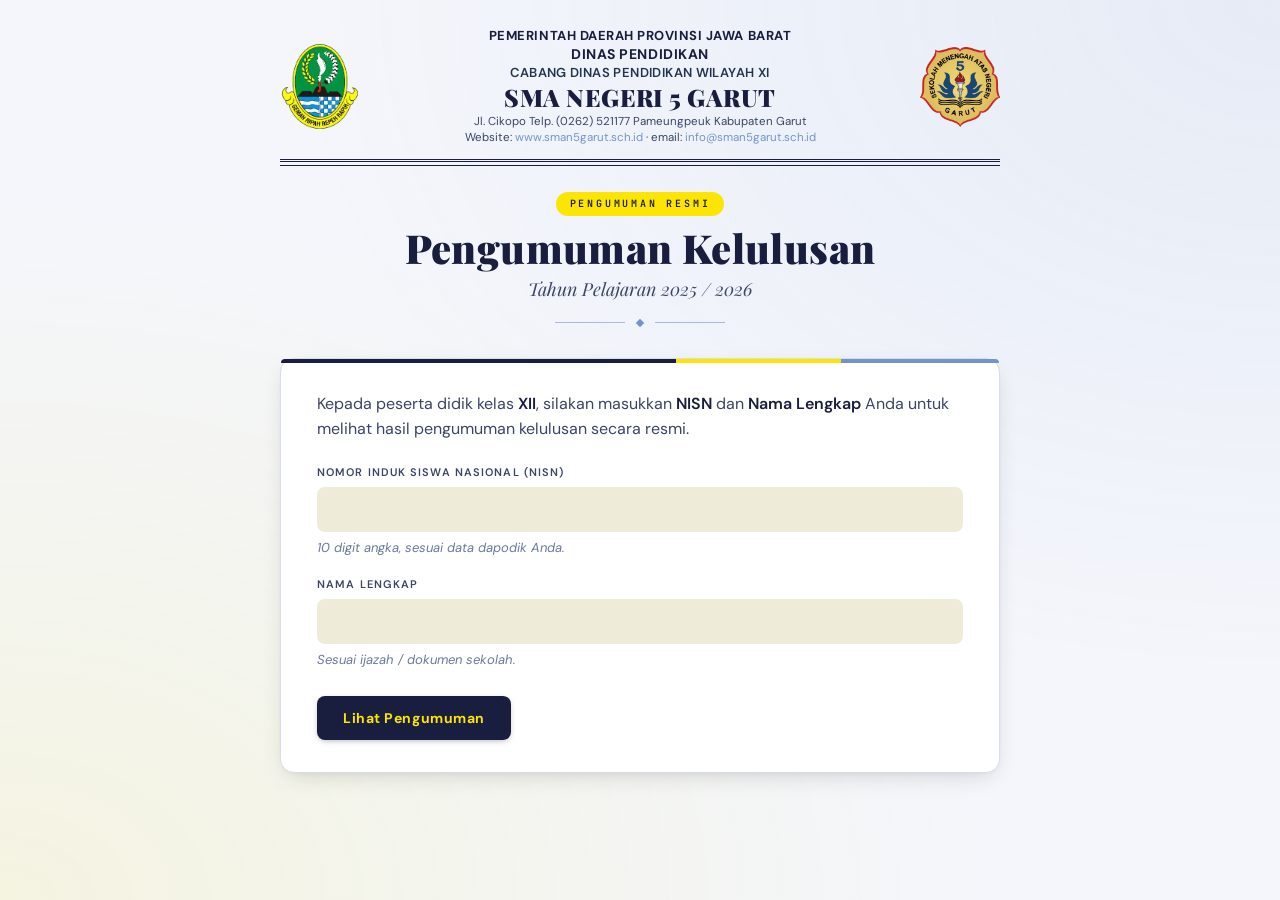
<file: index.html>
<!doctype html>
<html lang="id">
<head>
<meta charset="utf-8">
<meta name="viewport" content="width=device-width, initial-scale=1">
<title>Pengumuman Kelulusan — SMAN 5 Garut</title>
<meta name="description" content="Pengumuman Kelulusan Tahun Pelajaran 2025/2026 — SMA Negeri 5 Garut">
<link rel="preconnect" href="https://fonts.googleapis.com">
<link rel="preconnect" href="https://fonts.gstatic.com" crossorigin>
<link href="https://fonts.googleapis.com/css2?family=DM+Sans:ital,opsz,wght@0,9..40,400;0,9..40,500;0,9..40,600;0,9..40,700;1,9..40,400;1,9..40,500&family=Playfair+Display:ital,wght@0,500;0,700;0,900;1,500&family=JetBrains+Mono:wght@400;500;600&display=swap" rel="stylesheet">
<style>
  /* ── Palette: Navy + Yellow + Steel Blue (Kartu Materi scheme) ── */
  :root {
    --navy-deep:    #1A1E3E;   /* Header, footer, dark accents */
    --navy-mid:     #23344D;   /* Secondary header / sub-band */
    --navy-dark:    #1C2740;   /* Footer bar, dark accents */
    --yellow:       #FCE502;   /* Logo accent, highlight */
    --yellow-bright:#FFE500;   /* Logo badge, emphasis */
    --yellow-soft:  #FCE6B9;   /* Sub-heading tint bg */
    --steel:        #7394CA;   /* Column header accent */
    --steel-light:  #94BAE4;   /* Table header tint */
    --warm-off:     #EEEBD9;   /* Section header bg */

    --bg:           #F4F6FB;   /* Page background */
    --bg-card:      #FFFFFF;
    --bg-soft:      #EEEBD9;
    --bg-active:    #E8EDF7;
    --text:         #1A1E3E;   /* navy deep, used as primary text */
    --text-2:       #3B4566;
    --text-3:       #6B7A99;
    --border:       #D7DCEA;
    --border-strong:#94BAE4;

    --accent:       #1A1E3E;   /* primary action = navy */
    --accent-dark:  #11142C;
    --accent-soft:  #E8EDF7;
    --gold:         #FCE502;
    --gold-soft:    #FCE6B9;
    --gold-deep:    #8A7A0A;

    --pass:         #1A1E3E;   /* lulus uses navy for ceremonial weight */
    --pass-soft:    #E8EDF7;
    --hold:         #8A4A14;
    --hold-soft:    #F8E8D4;

    --radius:       14px;
    --radius-sm:    8px;
    --shadow:       0 1px 3px rgba(28,20,16,0.06), 0 1px 2px rgba(28,20,16,0.04);
    --shadow-lg:    0 8px 24px -8px rgba(28,20,16,0.18), 0 2px 6px -2px rgba(28,20,16,0.06);

    --font:         'DM Sans', system-ui, -apple-system, sans-serif;
    --font-display: 'Playfair Display', Georgia, serif;
    --font-mono:    'JetBrains Mono', ui-monospace, monospace;
  }

  * { box-sizing: border-box; }
  html, body { margin: 0; padding: 0; }
  body {
    font-family: var(--font);
    background: var(--bg);
    color: var(--text);
    min-height: 100dvh;
    line-height: 1.55;
    -webkit-font-smoothing: antialiased;
    text-rendering: optimizeLegibility;
  }
  body::before {
    content: '';
    position: fixed; inset: 0;
    pointer-events: none; z-index: 0;
    background-image:
      radial-gradient(ellipse at top right, rgba(115,148,202,0.10), transparent 55%),
      radial-gradient(ellipse at bottom left, rgba(252,229,2,0.10), transparent 55%);
  }
  .wrap {
    max-width: 760px;
    margin: 0 auto;
    padding: 28px 20px 80px;
    position: relative;
    z-index: 1;
  }
  .wrap.admin-wrap { max-width: 1100px; }

  /* ── LETTERHEAD ── */
  .kop {
    display: grid;
    grid-template-columns: 80px 1fr 80px;
    gap: 16px;
    align-items: center;
    padding-bottom: 14px;
    margin-bottom: 26px;
    border-bottom: 3px double var(--navy-deep);
    position: relative;
  }
  .kop::after {
    content: '';
    position: absolute;
    left: 0; right: 0; bottom: -7px;
    height: 1px; background: var(--navy-deep);
  }
  .kop img { width: 100%; height: auto; display: block; }
  .kop-text { text-align: center; }
  .kop-text .pem {
    font-family: var(--font);
    font-size: 13px; font-weight: 700;
    letter-spacing: 0.04em; text-transform: uppercase;
    color: var(--navy-deep); margin: 0 0 2px; line-height: 1.25;
  }
  .kop-text .dinas {
    font-family: var(--font); font-size: 14px; font-weight: 700;
    letter-spacing: 0.04em; text-transform: uppercase;
    color: var(--navy-deep); margin: 0 0 1px; line-height: 1.25;
  }
  .kop-text .cabang {
    font-family: var(--font); font-size: 13px; font-weight: 600;
    letter-spacing: 0.03em; text-transform: uppercase;
    color: var(--navy-mid); margin: 0 0 2px; line-height: 1.25;
  }
  .kop-text .sman {
    font-family: var(--font-display); font-size: 24px; font-weight: 900;
    letter-spacing: 0.02em; text-transform: uppercase;
    color: var(--navy-deep); margin: 4px 0 4px; line-height: 1.05;
  }
  .kop-text .alamat {
    font-size: 11.5px; color: var(--text-2);
    margin: 0; line-height: 1.35;
  }
  .kop-text .alamat a {
    color: var(--steel); text-decoration: none;
  }
  .kop-text .alamat a:hover { text-decoration: underline; }

  /* ── TITLE BLOCK ── */
  .title-block { text-align: center; margin: 28px 0 32px; }
  .title-block .label {
    display: inline-block;
    font-family: var(--font-mono);
    font-size: 10px; letter-spacing: 0.28em;
    color: var(--navy-deep); text-transform: uppercase;
    margin-bottom: 10px;
    background: var(--yellow);
    padding: 4px 14px;
    border-radius: 100px;
    font-weight: 600;
  }
  .title-block h1 {
    font-family: var(--font-display);
    font-weight: 900; font-size: clamp(28px, 5vw, 40px);
    margin: 0 0 4px; letter-spacing: 0.01em; line-height: 1.1;
    color: var(--text);
  }
  .title-block h1 em { font-style: italic; font-weight: 500; color: var(--navy-mid); }
  .title-block .year {
    font-family: var(--font-display); font-style: italic;
    font-size: 18px; color: var(--text-2); margin-top: 6px;
  }
  .ornament {
    display: flex; align-items: center; justify-content: center;
    gap: 12px; margin: 16px 0 0; color: var(--steel);
  }
  .ornament .line { flex: 0 1 70px; height: 1px; background: currentColor; opacity: 0.6; }
  .ornament .dot { width: 6px; height: 6px; background: currentColor; transform: rotate(45deg); }

  /* ── CARD ── */
  .card {
    background: var(--bg-card);
    border: 1px solid var(--border);
    border-radius: var(--radius);
    box-shadow: var(--shadow-lg);
    padding: 32px 36px;
    position: relative;
  }
  .card::before {
    content: '';
    position: absolute;
    top: 0; left: 0; right: 0;
    height: 4px;
    background: linear-gradient(90deg, var(--navy-deep) 0%, var(--navy-deep) 55%, var(--yellow) 55%, var(--yellow) 78%, var(--steel) 78%, var(--steel) 100%);
    border-radius: var(--radius) var(--radius) 0 0;
  }
  .intro { font-size: 16px; line-height: 1.6; margin: 0 0 22px; color: var(--text-2); }
  .intro strong { color: var(--text); font-weight: 600; }

  form { margin: 0; }
  .field { margin-bottom: 18px; }
  .field label {
    display: block;
    font-family: var(--font);
    font-size: 11px; font-weight: 600;
    letter-spacing: 0.1em; text-transform: uppercase;
    color: var(--text-2); margin-bottom: 6px;
  }
  .field input {
    width: 100%; background: var(--bg-soft);
    border: 1.5px solid transparent;
    border-radius: var(--radius-sm);
    padding: 11px 14px;
    font-family: var(--font);
    font-size: 16px; color: var(--text); outline: none;
    transition: all 0.18s ease;
  }
  .field input:focus {
    border-color: var(--steel);
    background: var(--bg-card);
    box-shadow: 0 0 0 3px var(--accent-soft);
  }
  .field .hint { font-size: 13px; color: var(--text-3); font-style: italic; margin-top: 6px; }

  .actions { display: flex; align-items: center; gap: 14px; margin-top: 26px; flex-wrap: wrap; }
  button.primary {
    font-family: var(--font);
    font-weight: 700; font-size: 14px;
    letter-spacing: 0.04em;
    background: var(--navy-deep); color: var(--yellow);
    border: none; padding: 13px 26px;
    border-radius: var(--radius-sm);
    cursor: pointer;
    transition: all 0.18s ease;
    box-shadow: 0 2px 6px -2px rgba(26,30,62,0.4);
  }
  button.primary:hover {
    background: var(--navy-mid);
    transform: translateY(-1px);
    box-shadow: 0 6px 14px -4px rgba(26,30,62,0.5);
  }
  button.primary:active { transform: translateY(0); }
  button.primary:disabled { opacity: 0.6; cursor: not-allowed; transform: none; box-shadow: none; }

  .err {
    color: #B12020; font-size: 14px;
    min-height: 22px;
    background: #FBE5E5;
    padding: 8px 12px;
    border-radius: var(--radius-sm);
    display: none;
  }
  .err.show { display: block; }

  /* ── VIEWS ── */
  .login-view.hide, .result.hide, .admin-view.hide { display: none !important; }
  .result, .admin-view { display: none; }
  .result.show, .admin-view.show { display: block; }

  /* ── STUDENT RESULT ── */
  .letter-head {
    display: flex; justify-content: space-between; align-items: flex-start;
    font-size: 13px; color: var(--text-2); margin-bottom: 18px;
    flex-wrap: wrap; gap: 8px;
  }
  .nomor { font-family: var(--font-mono); font-weight: 500; }
  .tanggal { font-style: italic; }

  .nomor-surat {
    margin: 8px 0 4px;
    font-family: var(--font-mono);
    font-size: 13px;
    color: var(--text-2);
    letter-spacing: 0.02em;
  }
  .dasar-list {
    margin: 8px 0 14px 0;
    padding-left: 22px;
    font-size: 15px;
    line-height: 1.65;
    color: var(--text-2);
  }
  .dasar-list li { margin-bottom: 4px; }
  .dinyatakan-label {
    font-family: var(--font);
    font-size: 13px;
    letter-spacing: 0.16em;
    text-transform: uppercase;
    color: var(--text-3);
    margin-bottom: 10px;
  }

  .salam {
    font-family: var(--font-display); font-style: italic;
    font-size: 18px; margin: 22px 0 14px; color: var(--text);
  }
  .body-text { font-size: 16px; line-height: 1.65; margin: 0 0 16px; color: var(--text-2); }
  .body-text strong { color: var(--text); font-weight: 600; }

  .siswa-info {
    margin: 18px 0 22px;
    background: var(--warm-off);
    border-radius: var(--radius-sm);
    padding: 16px 20px;
    border-left: 4px solid var(--yellow);
  }
  .siswa-info dl {
    display: grid;
    grid-template-columns: 220px 1fr;
    gap: 6px 14px;
    margin: 0;
    font-size: 15px;
  }
  .siswa-info dt { color: var(--text-2); }
  .siswa-info dt::after { content: ' :'; color: var(--text-3); }
  .siswa-info dd { margin: 0; color: var(--navy-deep); font-weight: 600; letter-spacing: 0.01em; }

  /* ── STAMP ── */
  .stamp-wrap { margin: 32px 0; text-align: center; position: relative; }
  .stamp {
    display: inline-block;
    padding: 22px 56px;
    border: 4px double currentColor;
    font-family: var(--font-display);
    font-size: 36px; font-weight: 900;
    letter-spacing: 0.16em; text-transform: uppercase;
    transform: rotate(-3deg);
    position: relative;
    background: rgba(255,255,255,0.4);
    border-radius: 6px;
  }
  .stamp.lulus { color: var(--navy-deep); background: rgba(252,229,2,0.15); }
  .stamp.lulus::before {
    content: '★'; position: absolute; top: -12px; left: 50%;
    transform: translateX(-50%) rotate(3deg);
    font-size: 22px; background: var(--bg); padding: 0 10px;
    color: var(--yellow-bright); -webkit-text-stroke: 1px var(--navy-deep);
  }
  .stamp.hold { color: var(--hold); transform: rotate(-2deg); }
  .stamp.hold::before {
    content: '※'; position: absolute; top: -12px; left: 50%;
    transform: translateX(-50%) rotate(2deg);
    font-size: 22px; background: var(--bg); padding: 0 10px;
  }
  .stamp-tagline { margin-top: 14px; font-style: italic; font-size: 15px; color: var(--text-2); }

  .rerata-statement {
    margin: 22px 0 8px;
    padding: 18px 22px;
    background: linear-gradient(135deg, var(--yellow-soft), var(--bg-card));
    border: 1px solid var(--border-strong);
    border-radius: var(--radius);
    text-align: center;
    font-size: 17px; line-height: 1.6;
    color: var(--text);
  }
  .rerata-statement strong { color: var(--navy-deep); font-weight: 700; }
  .rerata-statement .nilai {
    font-family: var(--font-display);
    font-weight: 900; font-size: 24px;
    color: var(--navy-deep);
    letter-spacing: 0.02em;
  }

  /* ── GRADES ── */
  .grades-section { margin: 28px 0 22px; }
  .grades-section h3 {
    font-family: var(--font-display);
    font-weight: 700;
    font-size: 18px; letter-spacing: 0.01em;
    margin: 0 0 12px; padding-bottom: 8px;
    border-bottom: 1px solid var(--border-strong);
    display: flex; justify-content: space-between; align-items: baseline;
    color: var(--text);
  }
  .grades-section h3 .meta {
    font-family: var(--font-mono); font-size: 11px;
    color: var(--gold-deep); font-weight: 500; letter-spacing: 0.06em;
  }
  table { width: 100%; border-collapse: collapse; font-size: 15px; }
  table th {
    text-align: left; font-family: var(--font);
    font-size: 11px; font-weight: 600;
    letter-spacing: 0.08em; text-transform: uppercase;
    color: var(--text-3);
    padding: 8px 10px; border-bottom: 1px solid var(--border);
  }
  table th.num { text-align: right; }
  table td { padding: 10px; border-bottom: 1px solid var(--border); }
  table td.subj { color: var(--text); }
  table td.score {
    text-align: right; font-family: var(--font-mono);
    font-weight: 600; color: var(--text); letter-spacing: 0.02em;
  }
  table td.score.fail { color: var(--accent); }

  .closing { margin-top: 22px; font-size: 15px; line-height: 1.65; color: var(--text-2); }
  .closing strong { color: var(--text); font-weight: 600; }
  .signature { display: flex; justify-content: flex-end; margin-top: 32px; }
  .sig-block { text-align: center; font-size: 14px; }
  .sig-block .pos { font-style: italic; color: var(--text-2); margin-bottom: 56px; }
  .sig-block .name {
    font-family: var(--font-display); font-weight: 700;
    color: var(--text); border-top: 1px solid var(--text-2);
    padding-top: 4px; min-width: 200px;
  }
  .sig-block .nip { font-family: var(--font-mono); font-size: 11px; color: var(--text-3); margin-top: 2px; }

  .back-btn {
    display: inline-flex; align-items: center; gap: 6px;
    margin-top: 28px;
    background: transparent; color: var(--text-2);
    border: 1px solid var(--border-strong);
    border-radius: var(--radius-sm);
    padding: 9px 18px; font-size: 13px;
    font-family: var(--font); cursor: pointer;
    transition: all 0.18s;
  }
  .back-btn:hover { background: var(--text); color: white; border-color: var(--text); }

  /* ── ADMIN PANEL ── */
  .admin-banner {
    background: var(--bg-card);
    border: 1px solid var(--border);
    border-left: 4px solid var(--yellow);
    border-radius: var(--radius-sm);
    padding: 14px 18px;
    margin-bottom: 22px;
    display: flex; align-items: flex-start; gap: 14px;
    font-size: 14px; line-height: 1.5;
    color: var(--text-2);
    box-shadow: var(--shadow);
  }
  .admin-banner .icon {
    font-family: var(--font-display);
    font-size: 24px; line-height: 1;
    color: var(--navy-deep); flex-shrink: 0; font-weight: 900;
  }
  .admin-banner strong { color: var(--text); font-weight: 600; }

  .admin-toolbar {
    display: flex;
    flex-wrap: wrap;
    gap: 10px;
    align-items: center;
    margin-bottom: 14px;
    padding: 12px 14px;
    background: var(--bg-card);
    border: 1px solid var(--border);
    border-radius: var(--radius-sm);
    box-shadow: var(--shadow);
  }
  .admin-toolbar input[type="text"] {
    flex: 1 1 220px; min-width: 0;
    background: var(--bg-soft);
    border: 1.5px solid transparent;
    border-radius: var(--radius-sm);
    padding: 9px 12px;
    font-family: var(--font);
    font-size: 14px; color: var(--text); outline: none;
    transition: all 0.18s;
  }
  .admin-toolbar input[type="text"]:focus {
    border-color: var(--steel);
    background: white;
    box-shadow: 0 0 0 3px var(--accent-soft);
  }
  .admin-toolbar select {
    background: var(--bg-soft);
    border: 1.5px solid transparent;
    border-radius: var(--radius-sm);
    padding: 9px 12px;
    font-family: var(--font);
    font-size: 14px; color: var(--text);
    outline: none; cursor: pointer;
    transition: all 0.18s;
  }
  .admin-toolbar select:focus { border-color: var(--steel); background: white; }
  .admin-toolbar .count {
    font-family: var(--font-mono);
    font-size: 11px; letter-spacing: 0.1em;
    color: var(--text-3); text-transform: uppercase;
    margin-left: auto; white-space: nowrap;
  }
  .btn-secondary {
    font-family: var(--font);
    font-size: 12px; font-weight: 500;
    letter-spacing: 0.04em;
    background: var(--bg-soft);
    color: var(--text-2);
    border: 1px solid var(--border);
    border-radius: var(--radius-sm);
    padding: 8px 14px; cursor: pointer;
    transition: all 0.18s;
  }
  .btn-secondary:hover { background: var(--text); color: white; border-color: var(--text); }

  .admin-stats {
    display: grid;
    grid-template-columns: repeat(4, 1fr);
    gap: 10px;
    margin-bottom: 14px;
  }
  .stat {
    background: var(--bg-card);
    border: 1px solid var(--border);
    border-radius: var(--radius-sm);
    padding: 14px 16px;
    box-shadow: var(--shadow);
  }
  .stat .lbl {
    font-family: var(--font);
    font-size: 11px; font-weight: 500;
    letter-spacing: 0.08em; text-transform: uppercase;
    color: var(--text-3);
  }
  .stat .val {
    font-family: var(--font-display);
    font-size: 28px; font-weight: 900;
    color: var(--text); line-height: 1.1; margin-top: 4px;
  }
  .stat.pass .val { color: var(--navy-deep); }
  .stat.hold .val { color: var(--hold); }
  .stat.modified .val { color: var(--steel); }

  .student-table-wrap {
    background: var(--bg-card);
    border: 1px solid var(--border);
    border-radius: var(--radius-sm);
    overflow-x: auto;
    box-shadow: var(--shadow);
  }
  .student-table {
    width: 100%;
    border-collapse: collapse;
    font-size: 14px;
    min-width: 760px;
  }
  .student-table thead th {
    background: var(--navy-deep);
    color: var(--yellow);
    font-family: var(--font);
    font-size: 10px; font-weight: 600;
    letter-spacing: 0.1em; text-transform: uppercase;
    padding: 12px 14px; text-align: left;
    position: sticky; top: 0; z-index: 1;
  }
  .student-table thead th.num { text-align: right; }
  .student-table tbody tr {
    border-bottom: 1px solid var(--border);
    transition: background 0.12s;
  }
  .student-table tbody tr:hover { background: var(--bg-soft); }
  .student-table tbody tr.modified { background: var(--yellow-soft); }
  .student-table tbody tr.modified:hover { background: #f8d97a; }
  .student-table td { padding: 10px 14px; vertical-align: middle; }
  .student-table td.idx {
    font-family: var(--font-mono);
    font-size: 12px; color: var(--text-3); width: 36px;
  }
  .student-table td.nama { font-weight: 600; color: var(--text); }
  .student-table td.nisn {
    font-family: var(--font-mono);
    font-size: 13px; color: var(--text-2);
  }
  .student-table td.jurusan {
    font-family: var(--font-mono);
    font-size: 11px; letter-spacing: 0.06em;
    color: var(--text-3);
  }
  .student-table td.avg {
    text-align: right; font-family: var(--font-mono);
    font-weight: 600; color: var(--text);
  }
  .badge {
    display: inline-block;
    padding: 4px 10px;
    font-family: var(--font);
    font-size: 11px; font-weight: 600;
    letter-spacing: 0.04em;
    border-radius: 100px;
  }
  .badge.lulus { background: var(--accent-soft); color: var(--navy-deep); border: 1px solid var(--steel-light); }
  .badge.hold { background: var(--hold-soft); color: var(--hold); }
  .badge.modified-mark {
    margin-left: 6px;
    background: var(--yellow);
    color: var(--navy-deep);
    font-size: 10px;
    padding: 3px 8px;
    letter-spacing: 0.04em;
  }
  .toggle-btn {
    font-family: var(--font);
    font-size: 11px; font-weight: 600;
    letter-spacing: 0.04em;
    background: transparent;
    color: var(--navy-deep);
    border: 1px solid var(--navy-deep);
    border-radius: var(--radius-sm);
    padding: 5px 12px;
    cursor: pointer;
    transition: all 0.18s;
  }
  .toggle-btn:hover { background: var(--navy-deep); color: var(--yellow); }
  .toggle-btn:disabled { opacity: 0.5; cursor: wait; }
  .empty-row td {
    text-align: center; padding: 40px;
    font-style: italic; color: var(--text-3);
  }

  .pagination {
    display: flex; justify-content: space-between; align-items: center;
    padding: 12px 14px; margin-top: 0;
    background: var(--bg-card);
    border: 1px solid var(--border); border-top: none;
    border-radius: 0 0 var(--radius-sm) var(--radius-sm);
    font-family: var(--font-mono);
    font-size: 12px; color: var(--text-2);
  }
  .pagination button {
    font-family: var(--font); font-size: 12px;
    background: transparent; color: var(--text-2);
    border: 1px solid var(--border-strong);
    border-radius: var(--radius-sm);
    padding: 6px 12px;
    cursor: pointer;
  }
  .pagination button:disabled { opacity: 0.3; cursor: not-allowed; }
  .pagination button:not(:disabled):hover { background: var(--text); color: white; border-color: var(--text); }

  /* ── MODAL ── */
  .modal-backdrop {
    position: fixed; inset: 0;
    background: rgba(28,20,16,0.5);
    display: none;
    align-items: center; justify-content: center;
    z-index: 100;
    padding: 20px;
    backdrop-filter: blur(3px);
  }
  .modal-backdrop.show { display: flex; }
  .modal {
    background: var(--bg-card);
    border-radius: var(--radius);
    box-shadow: 0 24px 60px -20px rgba(0,0,0,0.4);
    max-width: 460px; width: 100%;
    padding: 28px 30px;
    position: relative;
    animation: fade-up 0.22s ease;
  }
  .modal h3 {
    font-family: var(--font-display);
    font-weight: 700; font-size: 22px;
    margin: 0 0 12px; color: var(--text);
  }
  .modal p { font-size: 15px; line-height: 1.55; margin: 0 0 8px; color: var(--text-2); }
  .modal .siswa-info { margin: 16px 0 18px; }
  .modal .change-arrow {
    text-align: center;
    margin: 16px 0;
    font-family: var(--font);
    font-size: 13px; font-weight: 600;
    letter-spacing: 0.06em;
    color: var(--text-3);
    text-transform: uppercase;
  }
  .modal .change-arrow .from { color: var(--text-2); }
  .modal .change-arrow .arrow { font-size: 20px; color: var(--steel); margin: 0 8px; }
  .modal .change-arrow .to { color: var(--navy-deep); font-weight: 700; }
  .modal-actions {
    display: flex; gap: 10px; justify-content: flex-end;
    margin-top: 22px;
  }
  .modal-actions .cancel {
    background: transparent;
    color: var(--text-2);
    border: 1px solid var(--border-strong);
    border-radius: var(--radius-sm);
    font-size: 13px;
    padding: 9px 18px;
    cursor: pointer;
    font-family: var(--font);
  }
  .modal-actions .cancel:hover { background: var(--bg-soft); }
  .modal-actions .confirm {
    background: var(--navy-deep);
    color: var(--yellow);
    border: none;
    border-radius: var(--radius-sm);
    font-size: 13px; font-weight: 700;
    padding: 9px 20px;
    cursor: pointer;
    font-family: var(--font);
  }
  .modal-actions .confirm:hover { background: var(--navy-mid); }
  .modal-actions .confirm:disabled { opacity: 0.6; cursor: wait; }

  /* ── LOADING ── */
  .loading {
    display: inline-block;
    width: 14px; height: 14px;
    border: 2px solid var(--text-3);
    border-top-color: var(--navy-deep);
    border-radius: 50%;
    animation: spin 0.6s linear infinite;
    vertical-align: middle;
    margin-right: 6px;
  }
  @keyframes spin { to { transform: rotate(360deg); } }
  @keyframes fade-up {
    from { opacity: 0; transform: translateY(8px); }
    to { opacity: 1; transform: translateY(0); }
  }
  .result.show > * { animation: fade-up 0.4s ease both; }
  .result.show > *:nth-child(1) { animation-delay: 0.05s; }
  .result.show > *:nth-child(2) { animation-delay: 0.1s; }
  .result.show > *:nth-child(3) { animation-delay: 0.15s; }
  .result.show > *:nth-child(4) { animation-delay: 0.2s; }
  .result.show > *:nth-child(5) { animation-delay: 0.25s; }
  .result.show > *:nth-child(6) { animation-delay: 0.3s; }
  .result.show > *:nth-child(7) { animation-delay: 0.35s; }
  .result.show > *:nth-child(8) { animation-delay: 0.4s; }

  @keyframes seal-in {
    0% { opacity: 0; transform: scale(2) rotate(-20deg); }
    60% { opacity: 1; transform: scale(0.92) rotate(-5deg); }
    100% { opacity: 1; transform: scale(1) rotate(-3deg); }
  }
  .stamp { animation: seal-in 0.7s cubic-bezier(0.34, 1.56, 0.64, 1) both; animation-delay: 0.3s; }
  .stamp.hold { animation-delay: 0.3s; }

  /* ── RESPONSIVE ── */
  @media (max-width: 700px) {
    .wrap.admin-wrap { padding: 16px 12px 60px; }
    .admin-stats { grid-template-columns: repeat(2, 1fr); }
    .admin-toolbar input[type="text"] { flex: 1 1 100%; }
    .admin-toolbar .count { margin-left: 0; flex: 1 1 100%; text-align: right; }
  }
  @media (max-width: 600px) {
    .wrap { padding: 16px 12px 60px; }
    .kop { grid-template-columns: 50px 1fr 50px; gap: 10px; }
    .kop-text .dinas { font-size: 12px; }
    .kop-text .sman { font-size: 18px; }
    .kop-text .pem { font-size: 10px; }
    .kop-text .alamat { font-size: 11px; }
    .card { padding: 22px 18px; }
    .siswa-info dl { grid-template-columns: 1fr; gap: 0; }
    .siswa-info dt { margin-top: 8px; }
    .siswa-info dd { margin-bottom: 4px; font-size: 16px; }
    .stamp { padding: 16px 28px; font-size: 26px; }
    .rerata-statement { font-size: 16px; padding: 16px 18px; }
    .rerata-statement .nilai { font-size: 20px; }
    .signature { justify-content: center; }
    .actions { flex-direction: column; align-items: stretch; }
    button.primary { width: 100%; }
  }
  @media print {
    body::before { display: none; }
    .actions, .back-btn, .login-view, .admin-view { display: none !important; }
    .card { border: none; box-shadow: none; padding: 0; }
    .card::before { display: none; }
    .wrap { padding: 0; max-width: 100%; }
  }

  /* ── COUNTDOWN LOCK OVERLAY ── */
  #countdownOverlay {
    position: fixed; inset: 0; z-index: 9999;
    background: var(--navy-deep);
    display: flex; flex-direction: column;
    align-items: center; justify-content: center;
    padding: 24px;
    text-align: center;
    overflow: hidden;
  }
  #countdownOverlay::before {
    content: '';
    position: absolute; inset: 0; pointer-events: none;
    background-image:
      radial-gradient(ellipse at top right, rgba(252,229,2,0.12), transparent 55%),
      radial-gradient(ellipse at bottom left, rgba(115,148,202,0.12), transparent 55%);
  }
  #countdownOverlay .co-logos {
    display: flex; align-items: center; gap: 24px;
    margin-bottom: 32px; position: relative;
  }
  #countdownOverlay .co-logos img { height: 60px; width: auto; filter: brightness(1.1); }
  #countdownOverlay .co-school {
    font-family: var(--font-display);
    font-weight: 900; font-size: clamp(14px,3vw,20px);
    letter-spacing: 0.04em; text-transform: uppercase;
    color: var(--yellow); line-height: 1.2;
    position: relative;
  }
  #countdownOverlay .co-tagline {
    font-family: var(--font-mono);
    font-size: 11px; letter-spacing: 0.26em;
    text-transform: uppercase;
    color: rgba(148,186,228,0.9);
    margin-bottom: 40px; position: relative;
  }
  #countdownOverlay .co-title {
    font-family: var(--font-display);
    font-weight: 900; font-size: clamp(24px,5vw,38px);
    color: white; margin: 0 0 8px; position: relative;
    letter-spacing: 0.01em;
  }
  #countdownOverlay .co-subtitle {
    font-size: 15px; color: rgba(200,210,230,0.85);
    margin: 0 0 44px; position: relative; line-height: 1.5;
  }
  #countdownOverlay .co-unlock-time {
    display: inline-block;
    background: var(--yellow);
    color: var(--navy-deep);
    font-family: var(--font-mono);
    font-weight: 700; font-size: 16px;
    letter-spacing: 0.1em;
    padding: 5px 18px;
    border-radius: 100px;
    margin-bottom: 44px;
    position: relative;
  }
  #countdownOverlay .co-clock {
    display: flex; gap: clamp(10px,3vw,24px);
    margin-bottom: 48px; position: relative;
  }
  #countdownOverlay .co-unit {
    display: flex; flex-direction: column; align-items: center;
    background: rgba(255,255,255,0.06);
    border: 1px solid rgba(255,255,255,0.1);
    border-radius: 12px;
    padding: clamp(14px,3vw,22px) clamp(16px,4vw,32px);
    min-width: clamp(64px,14vw,96px);
  }
  #countdownOverlay .co-unit .num {
    font-family: var(--font-display);
    font-weight: 900; font-size: clamp(36px,8vw,64px);
    color: var(--yellow); line-height: 1;
    letter-spacing: 0.02em;
    font-variant-numeric: tabular-nums;
  }
  #countdownOverlay .co-unit .lbl {
    font-family: var(--font-mono);
    font-size: 10px; letter-spacing: 0.2em;
    text-transform: uppercase;
    color: rgba(148,186,228,0.85);
    margin-top: 8px;
  }
  #countdownOverlay .co-sep {
    font-family: var(--font-display);
    font-weight: 900; font-size: clamp(32px,7vw,56px);
    color: var(--steel); align-self: center;
    padding-bottom: 20px; opacity: 0.7;
    animation: blink-sep 1s step-start infinite;
  }
  @keyframes blink-sep { 0%,100%{opacity:0.7} 50%{opacity:0.2} }
  #countdownOverlay .co-note {
    font-size: 13px; color: rgba(180,195,220,0.7);
    position: relative; max-width: 380px; line-height: 1.5;
  }
  #countdownOverlay.unlocked {
    animation: co-fadeout 0.7s ease forwards;
  }
  @keyframes co-fadeout {
    from { opacity: 1; }
    to   { opacity: 0; pointer-events: none; }
  }
  #coAdminLink {
    margin-top: 36px; position: relative;
    font-family: var(--font-mono);
    font-size: 11px; letter-spacing: 0.15em; text-transform: uppercase;
    color: rgba(148,186,228,0.45);
    cursor: pointer; border: none; background: transparent;
    text-decoration: none;
    transition: color 0.2s;
  }
  #coAdminLink:hover { color: rgba(148,186,228,0.85); }
  #coAdminPanel {
    display: none;
    position: relative;
    background: rgba(255,255,255,0.06);
    border: 1px solid rgba(255,255,255,0.12);
    border-radius: 14px;
    padding: 28px 30px;
    width: min(360px, 90vw);
    margin-top: 24px;
    text-align: left;
    backdrop-filter: blur(6px);
    animation: fade-up 0.25s ease both;
  }
  #coAdminPanel.show { display: block; }
  #coAdminPanel h2 {
    font-family: var(--font-display);
    font-weight: 700; font-size: 18px;
    color: var(--yellow); margin: 0 0 18px;
  }
  #coAdminPanel .co-field { margin-bottom: 14px; }
  #coAdminPanel .co-field label {
    display: block;
    font-family: var(--font-mono);
    font-size: 10px; letter-spacing: 0.18em; text-transform: uppercase;
    color: rgba(148,186,228,0.75); margin-bottom: 6px;
  }
  #coAdminPanel .co-field input {
    width: 100%;
    background: rgba(255,255,255,0.08);
    border: 1.5px solid rgba(255,255,255,0.15);
    border-radius: 8px;
    padding: 10px 13px;
    font-family: var(--font);
    font-size: 15px; color: white; outline: none;
    transition: border-color 0.18s, background 0.18s;
  }
  #coAdminPanel .co-field input::placeholder { color: rgba(255,255,255,0.3); }
  #coAdminPanel .co-field input:focus {
    border-color: var(--yellow);
    background: rgba(255,255,255,0.12);
  }
  #coAdminPanel .co-err {
    font-size: 13px; color: #f4a0a0;
    min-height: 20px; margin-bottom: 10px;
    display: none;
  }
  #coAdminPanel .co-err.show { display: block; }
  #coAdminPanel button.co-submit {
    width: 100%;
    font-family: var(--font);
    font-weight: 700; font-size: 14px; letter-spacing: 0.04em;
    background: var(--yellow); color: var(--navy-deep);
    border: none; border-radius: 8px;
    padding: 12px; cursor: pointer;
    transition: opacity 0.18s;
  }
  #coAdminPanel button.co-submit:hover { opacity: 0.88; }
  #coAdminPanel button.co-submit:disabled { opacity: 0.5; cursor: not-allowed; }
</style>
</head>
<body>
<div class="wrap" id="mainWrap">

  <!-- LETTERHEAD -->
  <header class="kop">
    <img src="/static/logo-jabar.png" alt="Logo Jawa Barat">
    <div class="kop-text">
      <p class="pem">Pemerintah Daerah Provinsi Jawa Barat</p>
      <p class="dinas">Dinas Pendidikan</p>
      <p class="cabang">Cabang Dinas Pendidikan Wilayah XI</p>
      <p class="sman">SMA Negeri 5 Garut</p>
      <p class="alamat">Jl. Cikopo Telp. (0262) 521177 Pameungpeuk Kabupaten Garut</p>
      <p class="alamat">Website: <a href="http://www.sman5garut.sch.id" target="_blank" rel="noopener">www.sman5garut.sch.id</a> &middot; email: <a href="mailto:info@sman5garut.sch.id">info@sman5garut.sch.id</a></p>
    </div>
    <img src="/static/logo-sman5.png" alt="Logo SMAN 5 Garut">
  </header>

  <!-- LOGIN -->
  <section class="login-view" id="loginView">
    <div class="title-block">
      <span class="label">Pengumuman Resmi</span>
      <h1>Pengumuman Kelulusan</h1>
      <div class="year">Tahun Pelajaran 2025 / 2026</div>
      <div class="ornament"><span class="line"></span><span class="dot"></span><span class="line"></span></div>
    </div>
    <div class="card">
      <p class="intro">
        Kepada peserta didik kelas <strong>XII</strong>, silakan masukkan <strong>NISN</strong> dan <strong>Nama Lengkap</strong> Anda untuk melihat hasil pengumuman kelulusan secara resmi.
      </p>
      <form id="loginForm" autocomplete="off" novalidate>
        <div class="field">
          <label for="nisn">Nomor Induk Siswa Nasional (NISN)</label>
          <input type="text" id="nisn" name="nisn" inputmode="numeric" pattern="[0-9]*" maxlength="12" required>
          <div class="hint">10 digit angka, sesuai data dapodik Anda.</div>
        </div>
        <div class="field">
          <label for="nama">Nama Lengkap</label>
          <input type="text" id="nama" name="nama" required spellcheck="false">
          <div class="hint">Sesuai ijazah / dokumen sekolah.</div>
        </div>
        <div class="actions">
          <button type="submit" class="primary" id="loginBtn">Lihat Pengumuman</button>
        </div>
        <div class="err" id="err" role="alert" aria-live="polite"></div>
      </form>
    </div>
  </section>

  <!-- STUDENT RESULT -->
  <section class="result" id="resultView" aria-live="polite">
    <div class="title-block" style="margin: 8px 0 18px;">
      <span class="label">Surat Keterangan</span>
      <h1 style="font-size: clamp(22px,4vw,30px);">SURAT KETERANGAN LULUS</h1>
      <div class="nomor-surat" id="nomorSurat">Nomor : 235/TU.01.02/SMAN.05.GRT-CDPW.XI/2026</div>
      <div class="ornament"><span class="line"></span><span class="dot"></span><span class="line"></span></div>
    </div>
    <p class="body-text">
      Kepala SMA Negeri 5 Garut Tahun Pelajaran 2025/2026, dengan berdasarkan :
    </p>
    <ol class="dasar-list">
      <li>Penyelesaian seluruh program pembelajaran pada kurikulum 2013 / kurikulum merdeka;</li>
      <li>Kriteria kelulusan dari satuan pendidikan sesuai dengan peraturan perundang-undangan;</li>
      <li>Rapat Pleno Dewan Guru tentang Penetapan Kelulusan pada tanggal 4 Mei 2026;</li>
    </ol>
    <p class="body-text" style="margin-top: 10px;">Menerangkan bahwa:</p>
    <div class="siswa-info">
      <dl>
        <dt>Nama</dt><dd id="rNama">—</dd>
        <dt>Tempat dan Tanggal Lahir</dt><dd id="rTtl">—</dd>
        <dt>Nama Orang Tua</dt><dd id="rOrtu">—</dd>
        <dt>Nomor Induk Siswa</dt><dd id="rNis">—</dd>
        <dt>Nomor Induk Siswa Nasional</dt><dd id="rNisn">—</dd>
        <dt>Peminatan / Mapel Pilihan</dt><dd id="rJurusan">—</dd>
      </dl>
    </div>
    <div class="stamp-wrap">
      <div class="dinyatakan-label">Dinyatakan</div>
      <div class="stamp" id="rStamp">—</div>
      <div class="stamp-tagline" id="rTagline"></div>
    </div>
    <div class="rerata-statement" id="rRerataStatement"></div>
    <div class="closing" id="rClosing"></div>
    <div class="signature">
      <div class="sig-block">
        <div class="pos">Garut, <span id="rTanggalTtd"></span><br>Kepala Sekolah,</div>
        <div class="name">Effen Heryana, M.Pd.</div>
        <div class="nip">NIP. 19710315 199307 1 001</div>
      </div>
    </div>
    <button class="back-btn" type="button" onclick="location.reload()">&larr; Kembali</button>
  </section>

  <!-- ADMIN PANEL -->
  <section class="admin-view" id="adminView">
    <div class="title-block" style="margin: 8px 0 20px;">
      <span class="label">Panel Administrator</span>
      <h1 style="font-size: clamp(22px,4vw,30px);">Daftar <em>Status Kelulusan</em> Peserta Didik</h1>
    </div>

    <div class="admin-banner">
      <span class="icon">§</span>
      <div>
        <strong>Persisten via Postgres.</strong> Setiap perubahan status disimpan ke basis data dengan timestamp dan dapat dicabut sewaktu-waktu. Status hasil perhitungan dari spreadsheet menjadi <em>baseline</em>; perubahan admin mengganti status tersebut sampai dicabut.
      </div>
    </div>

    <div class="admin-stats">
      <div class="stat"><div class="lbl">Total Siswa</div><div class="val" id="sTotal">—</div></div>
      <div class="stat pass"><div class="lbl">Lulus</div><div class="val" id="sLulus">—</div></div>
      <div class="stat hold"><div class="lbl">Ditangguhkan</div><div class="val" id="sHold">—</div></div>
      <div class="stat modified"><div class="lbl">Diubah</div><div class="val" id="sModified">—</div></div>
    </div>

    <div class="admin-toolbar">
      <input type="text" id="adminSearch" placeholder="Cari nama atau NISN…" autocomplete="off">
      <select id="adminFilterStatus">
        <option value="all">Semua Status</option>
        <option value="Lulus">Lulus saja</option>
        <option value="Ditangguhkan">Ditangguhkan saja</option>
        <option value="modified">Hanya yang diubah</option>
      </select>
      <select id="adminFilterJurusan">
        <option value="all">Semua Program</option>
        <option value="MIPA">MIPA</option>
        <option value="IPS">IPS</option>
      </select>
      <button class="btn-secondary" id="resetBtn" type="button">Reset Semua</button>
      <span class="count" id="rowCount">— baris</span>
    </div>

    <div class="student-table-wrap">
      <table class="student-table">
        <thead>
          <tr>
            <th>#</th>
            <th>Nama</th>
            <th>NISN</th>
            <th>Program</th>
            <th class="num">Rata-rata</th>
            <th>Status</th>
            <th></th>
          </tr>
        </thead>
        <tbody id="adminTbody"></tbody>
      </table>
    </div>
    <div class="pagination">
      <button type="button" id="prevPage">&larr; Prev</button>
      <span id="pageInfo">Halaman 1 / 1</span>
      <button type="button" id="nextPage">Next &rarr;</button>
    </div>

    <button class="back-btn" type="button" onclick="location.reload()">&larr; Logout</button>
  </section>

</div>

<!-- COUNTDOWN LOCK OVERLAY -->
<div id="countdownOverlay">
  <div class="co-logos">
    <img src="/static/logo-jabar.png" alt="Logo Jawa Barat">
    <div class="co-school">SMA Negeri 5<br>Garut</div>
    <img src="/static/logo-sman5.png" alt="Logo SMAN 5 Garut">
  </div>
  <div class="co-tagline">Pengumuman Kelulusan &mdash; Tahun Pelajaran 2025 / 2026</div>
  <h1 class="co-title">Pengumuman Dibuka Pukul</h1>
  <div class="co-unlock-time">16.00 WIB &mdash; 4 Mei 2026</div>
  <div class="co-clock">
    <div class="co-unit"><span class="num" id="cdHours">00</span><span class="lbl">Jam</span></div>
    <div class="co-sep">:</div>
    <div class="co-unit"><span class="num" id="cdMinutes">00</span><span class="lbl">Menit</span></div>
    <div class="co-sep">:</div>
    <div class="co-unit"><span class="num" id="cdSeconds">00</span><span class="lbl">Detik</span></div>
  </div>
  <p class="co-note">Halaman ini akan terbuka secara otomatis ketika waktu telah tiba. Harap tetap di halaman ini.</p>

  <button type="button" id="coAdminLink" onclick="toggleCoAdminPanel()">Akses Administrator</button>

  <div id="coAdminPanel">
    <h2>Login Administrator</h2>
    <div class="co-field">
      <label for="coAdminNisn">NISN Admin</label>
      <input type="text" id="coAdminNisn" placeholder="Masukkan NISN" autocomplete="off">
    </div>
    <div class="co-field">
      <label for="coAdminNama">Nama</label>
      <input type="text" id="coAdminNama" placeholder="Masukkan nama" autocomplete="off">
    </div>
    <div class="co-err" id="coAdminErr"></div>
    <button type="button" class="co-submit" id="coAdminSubmit" onclick="submitCoAdmin()">Masuk sebagai Admin</button>
  </div>
</div>

<!-- MODAL: confirm toggle -->
<div class="modal-backdrop" id="confirmModal">
  <div class="modal">
    <h3>Konfirmasi Perubahan Status</h3>
    <p>Anda akan mengubah status kelulusan untuk peserta didik berikut:</p>
    <div class="siswa-info">
      <dl>
        <dt>Nama</dt><dd id="mNama">—</dd>
        <dt>NISN</dt><dd id="mNisn">—</dd>
      </dl>
    </div>
    <div class="change-arrow">
      <span class="from" id="mFrom">—</span>
      <span class="arrow">→</span>
      <span class="to" id="mTo">—</span>
    </div>
    <p style="font-size:13px;color:var(--text-3);font-style:italic;">Perubahan akan disimpan ke basis data dan langsung berlaku.</p>
    <div class="modal-actions">
      <button class="cancel" type="button" id="mCancel">Batal</button>
      <button class="confirm" type="button" id="mConfirm">Ubah Status</button>
    </div>
  </div>
</div>

<script>
// ── COUNTDOWN LOCK ──
(function() {
  var UNLOCK = new Date(2026, 4, 4, 16, 0, 0); // May 4 2026 16:00:00 local time
  var overlay = document.getElementById('countdownOverlay');
  var elH = document.getElementById('cdHours');
  var elM = document.getElementById('cdMinutes');
  var elS = document.getElementById('cdSeconds');

  function pad(n) { return n < 10 ? '0' + n : '' + n; }

  function dismissOverlay() {
    overlay.classList.add('unlocked');
    setTimeout(function() { overlay.style.display = 'none'; }, 700);
  }
  window._dismissCountdownOverlay = dismissOverlay;

  function tick() {
    var now = new Date();
    var diff = UNLOCK - now;
    if (diff <= 0) { dismissOverlay(); return; }
    var totalSec = Math.floor(diff / 1000);
    var h = Math.floor(totalSec / 3600);
    var m = Math.floor((totalSec % 3600) / 60);
    var s = totalSec % 60;
    elH.textContent = pad(h);
    elM.textContent = pad(m);
    elS.textContent = pad(s);
    setTimeout(tick, 1000);
  }

  if (new Date() >= UNLOCK) {
    overlay.style.display = 'none';
  } else {
    tick();
  }
})();

// ── COUNTDOWN ADMIN ACCESS ──
function toggleCoAdminPanel() {
  var panel = document.getElementById('coAdminPanel');
  panel.classList.toggle('show');
  if (panel.classList.contains('show')) {
    document.getElementById('coAdminNisn').focus();
  }
}

function submitCoAdmin() {
  var nisn = document.getElementById('coAdminNisn').value.trim();
  var nama = document.getElementById('coAdminNama').value.trim();
  var errEl = document.getElementById('coAdminErr');
  var btn = document.getElementById('coAdminSubmit');

  errEl.textContent = '';
  errEl.classList.remove('show');

  if (!nisn || !nama) {
    errEl.textContent = 'Mohon lengkapi NISN dan Nama.';
    errEl.classList.add('show');
    return;
  }

  btn.disabled = true;
  btn.textContent = 'Memuat...';

  fetch('/api/login', {
    method: 'POST',
    headers: { 'Content-Type': 'application/json' },
    body: JSON.stringify({ nisn: nisn, nama: nama })
  })
  .then(function(res) {
    return res.json().then(function(body) { return { ok: res.ok, body: body }; });
  })
  .then(function(r) {
    if (!r.ok) {
      errEl.textContent = r.body.detail || 'Kredensial tidak valid.';
      errEl.classList.add('show');
      return;
    }
    if (r.body.role !== 'admin') {
      errEl.textContent = 'Akses hanya untuk administrator.';
      errEl.classList.add('show');
      return;
    }
    adminCreds = { nisn: nisn, nama: nama };
    window._dismissCountdownOverlay();
    showAdmin();
  })
  .catch(function() {
    errEl.textContent = 'Tidak dapat terhubung ke server.';
    errEl.classList.add('show');
  })
  .finally(function() {
    btn.disabled = false;
    btn.textContent = 'Masuk sebagai Admin';
  });
}

document.getElementById('coAdminNama').addEventListener('keydown', function(e) {
  if (e.key === 'Enter') submitCoAdmin();
});

// ── State ──
const KKM = 75;
const PAGE_SIZE = 25;
const LABELS = {
  'PAI': 'Pendidikan Agama Islam & Budi Pekerti',
  'PKn': 'Pendidikan Pancasila & Kewarganegaraan',
  'B. INDO': 'Bahasa Indonesia',
  'MATEMATIKA': 'Matematika (Wajib)',
  'SEJARAH INDONESIA': 'Sejarah Indonesia',
  'B.INGGRIS': 'Bahasa Inggris',
  'SENI BUDAYA': 'Seni Budaya',
  'PJOK': 'Pendidikan Jasmani, Olahraga & Kesehatan',
  'PRAKARYA': 'Prakarya & Kewirausahaan',
  'B.SUNDA': 'Bahasa Sunda',
  'MATEMATIKA MINAT': 'Matematika (Peminatan)',
  'BIOLOGI': 'Biologi',
  'FISIKA': 'Fisika',
  'KIMIA': 'Kimia',
  'SEJARAH MINAT': 'Sejarah (Peminatan)',
  'GEOGRAFI': 'Geografi',
  'SOSIOLOGI': 'Sosiologi',
  'EKONOMI': 'Ekonomi',
  'LINTAS MINAT': 'Lintas Minat (Bahasa & Sastra Jepang/Arab/Inggris)'
};

// Admin session — credentials kept in memory after login to authenticate API calls
let adminCreds = null;     // { nisn, nama }
let adminPage = 1;
let adminFiltered = [];
let adminAll = [];

function formatLongDate(d) {
  const months = ['Januari','Februari','Maret','April','Mei','Juni','Juli','Agustus','September','Oktober','November','Desember'];
  return d.getDate() + ' ' + months[d.getMonth()] + ' ' + d.getFullYear();
}
function escapeHtml(s) {
  return String(s).replace(/[&<>"']/g, function(c) {
    return { '&':'&amp;', '<':'&lt;', '>':'&gt;', '"':'&quot;', "'":'&#39;' }[c];
  });
}
function showError(msg) {
  const el = document.getElementById('err');
  el.textContent = msg;
  el.classList.add('show');
}
function clearError() {
  const el = document.getElementById('err');
  el.textContent = '';
  el.classList.remove('show');
}

// ── LOGIN ──
document.getElementById('loginForm').addEventListener('submit', async function(e) {
  e.preventDefault();
  clearError();
  const nisn = document.getElementById('nisn').value.trim();
  const nama = document.getElementById('nama').value.trim();
  if (!nisn || !nama) { showError('Mohon lengkapi NISN dan Nama.'); return; }

  const btn = document.getElementById('loginBtn');
  btn.disabled = true;
  btn.innerHTML = '<span class="loading"></span>Memuat...';

  try {
    const res = await fetch('/api/login', {
      method: 'POST',
      headers: { 'Content-Type': 'application/json' },
      body: JSON.stringify({ nisn: nisn, nama: nama })
    });
    if (!res.ok) {
      const err = await res.json().catch(function(){ return { detail: 'Terjadi kesalahan.' }; });
      showError(err.detail || 'Gagal memuat data.');
      return;
    }
    const body = await res.json();
    if (body.role === 'admin') {
      adminCreds = { nisn: nisn, nama: nama };
      await showAdmin();
    } else {
      showResult(body.data);
    }
  } catch (e) {
    showError('Tidak dapat terhubung ke server. Coba lagi.');
  } finally {
    btn.disabled = false;
    btn.textContent = 'Lihat Pengumuman';
  }
});

document.getElementById('nama').addEventListener('blur', function(e) {
  e.target.value = e.target.value.trim().replace(/\s+/g, ' ');
});

// ── STUDENT RESULT ──
function showResult(rec) {
  document.getElementById('loginView').classList.add('hide');
  const view = document.getElementById('resultView');
  view.classList.add('show');

  document.getElementById('rTanggalTtd').textContent = '4 Mei 2026';
  document.getElementById('rNama').textContent = rec.nama;
  document.getElementById('rNisn').textContent = String(rec.nisn).padStart(10, '0');
  document.getElementById('rNis').textContent = rec.nis || '—';
  document.getElementById('rTtl').textContent = rec.ttl || '—';
  document.getElementById('rOrtu').textContent = rec.nama_ortu || '—';
  document.getElementById('rJurusan').textContent = rec.jurusan
    ? (rec.jurusan === 'MIPA' ? 'Matematika dan Ilmu Pengetahuan Alam' : 'Ilmu Pengetahuan Sosial')
    : '—';

  const status = rec.effective_status;
  const stamp = document.getElementById('rStamp');
  const tagline = document.getElementById('rTagline');
  const closing = document.getElementById('rClosing');
  const rerataEl = document.getElementById('rRerataStatement');
  const avg = (rec.average || 0).toFixed(2);

  if (status === 'Lulus') {
    stamp.textContent = 'L U L U S';
    stamp.className = 'stamp lulus';
    tagline.textContent = 'Selamat dan sukses atas kelulusan Anda.';
    rerataEl.style.display = 'block';
    rerataEl.innerHTML =
      'dengan Rata-rata Nilai*<br>' +
      '<span class="nilai">' + avg + '</span>';
    closing.innerHTML =
      '<p class="body-text">Demikian pengumuman ini kami sampaikan. Kepada yang bersangkutan, kami ucapkan <em>selamat</em> dan semoga keberhasilan ini menjadi bekal yang baik untuk melanjutkan ke jenjang pendidikan berikutnya. Pengambilan ijazah dan dokumen kelulusan akan diinformasikan lebih lanjut melalui wali kelas masing-masing.</p>' +
      '<p class="body-text" style="font-size:12px;font-style:italic;color:var(--text-3);margin-top:6px;">*Rata-rata nilai mencakup seluruh mata pelajaran termasuk Lintas Minat.</p>';
  } else {
    stamp.textContent = 'Ditangguhkan';
    stamp.className = 'stamp hold';
    tagline.textContent = 'Status memerlukan tindak lanjut dari sekolah.';
    rerataEl.style.display = 'none';
    let failedHtml = '';
    if (rec.failed_subjects && rec.failed_subjects.length) {
      const fLabels = rec.failed_subjects.map(function(x) { return LABELS[x] || x; });
      failedHtml = ' Mata pelajaran yang belum memenuhi ketuntasan: <strong>' + fLabels.join(', ') + '</strong>.';
    }
    closing.innerHTML =
      '<p class="body-text">Status kelulusan Anda saat ini ditangguhkan karena terdapat nilai akhir di bawah Kriteria Ketuntasan Minimal (KKM = ' + KKM + ').' + failedHtml +
      ' Mohon segera menghubungi <strong>wali kelas</strong> atau bagian <strong>Kurikulum</strong> SMA Negeri 5 Garut untuk informasi tindak lanjut.</p>';
  }

  window.scrollTo({ top: 0, behavior: 'smooth' });
}

// ── ADMIN PANEL ──
async function showAdmin() {
  document.getElementById('loginView').classList.add('hide');
  document.getElementById('mainWrap').classList.add('admin-wrap');
  document.getElementById('adminView').classList.add('show');
  await loadAdminData();
  window.scrollTo({ top: 0, behavior: 'smooth' });
}

async function loadAdminData() {
  if (!adminCreds) return;
  try {
    const res = await fetch('/api/admin/students', {
      method: 'POST',
      headers: { 'Content-Type': 'application/json' },
      body: JSON.stringify(adminCreds)
    });
    if (!res.ok) {
      const err = await res.json().catch(function(){ return { detail: 'Gagal memuat data.' }; });
      alert('Gagal memuat data admin: ' + (err.detail || res.status));
      return;
    }
    const body = await res.json();
    adminAll = body.students;
    document.getElementById('sTotal').textContent = body.total;
    document.getElementById('sLulus').textContent = body.lulus;
    document.getElementById('sHold').textContent = body.ditangguhkan;
    document.getElementById('sModified').textContent = body.modified;
    recomputeFilter();
  } catch (e) {
    alert('Tidak dapat terhubung ke server.');
  }
}

function recomputeFilter() {
  const search = document.getElementById('adminSearch').value.trim().toUpperCase();
  const fStatus = document.getElementById('adminFilterStatus').value;
  const fJurusan = document.getElementById('adminFilterJurusan').value;

  adminFiltered = adminAll.filter(function(x) {
    if (search) {
      const blob = (x.nama + ' ' + x.nisn).toUpperCase();
      if (blob.indexOf(search) === -1) return false;
    }
    if (fStatus === 'modified') {
      if (!x.is_overridden) return false;
    } else if (fStatus !== 'all') {
      if (x.effective_status !== fStatus) return false;
    }
    if (fJurusan !== 'all' && x.jurusan !== fJurusan) return false;
    return true;
  });
  adminFiltered.sort(function(a, b) { return a.nama.localeCompare(b.nama); });

  document.getElementById('rowCount').textContent = adminFiltered.length + ' baris';
  if (adminPage > Math.ceil(adminFiltered.length / PAGE_SIZE)) adminPage = 1;
  if (adminPage < 1) adminPage = 1;
  renderAdminPage();
}

function renderAdminPage() {
  const tbody = document.getElementById('adminTbody');
  tbody.innerHTML = '';
  const totalPages = Math.max(1, Math.ceil(adminFiltered.length / PAGE_SIZE));
  if (adminFiltered.length === 0) {
    tbody.innerHTML = '<tr class="empty-row"><td colspan="7">Tidak ada data yang sesuai filter.</td></tr>';
  } else {
    const start = (adminPage - 1) * PAGE_SIZE;
    const end = Math.min(start + PAGE_SIZE, adminFiltered.length);
    for (let i = start; i < end; i++) {
      const x = adminFiltered[i];
      const tr = document.createElement('tr');
      if (x.is_overridden) tr.classList.add('modified');
      const isLulus = x.effective_status === 'Lulus';
      tr.innerHTML =
        '<td class="idx">' + (i + 1) + '</td>' +
        '<td class="nama">' + escapeHtml(x.nama) + (x.is_overridden ? ' <span class="badge modified-mark">Diubah</span>' : '') + '</td>' +
        '<td class="nisn">' + escapeHtml(x.nisn) + '</td>' +
        '<td class="jurusan">' + escapeHtml(x.jurusan || '—') + '</td>' +
        '<td class="avg">' + (x.average ? x.average.toFixed(2) : '—') + '</td>' +
        '<td><span class="badge ' + (isLulus ? 'lulus' : 'hold') + '">' + escapeHtml(x.effective_status) + '</span></td>' +
        '<td><button class="toggle-btn" data-nisn="' + escapeHtml(x.nisn) + '">Ubah</button></td>';
      tbody.appendChild(tr);
    }
    tbody.querySelectorAll('.toggle-btn').forEach(function(btn) {
      btn.addEventListener('click', function() { promptToggle(btn.getAttribute('data-nisn')); });
    });
  }
  document.getElementById('pageInfo').textContent = 'Halaman ' + adminPage + ' / ' + totalPages;
  document.getElementById('prevPage').disabled = adminPage <= 1;
  document.getElementById('nextPage').disabled = adminPage >= totalPages;
}

// ── MODAL ──
let pendingToggle = null;
function promptToggle(nisn) {
  const rec = adminAll.find(function(x) { return x.nisn === nisn; });
  if (!rec) return;
  pendingToggle = rec;
  const newStatus = rec.effective_status === 'Lulus' ? 'Ditangguhkan' : 'Lulus';
  document.getElementById('mNama').textContent = rec.nama;
  document.getElementById('mNisn').textContent = rec.nisn;
  document.getElementById('mFrom').textContent = rec.effective_status;
  document.getElementById('mTo').textContent = newStatus;
  document.getElementById('confirmModal').classList.add('show');
}
function closeModal() {
  pendingToggle = null;
  document.getElementById('confirmModal').classList.remove('show');
  document.getElementById('mConfirm').disabled = false;
  document.getElementById('mConfirm').textContent = 'Ubah Status';
}
document.getElementById('mCancel').addEventListener('click', closeModal);
document.getElementById('confirmModal').addEventListener('click', function(e) {
  if (e.target === this) closeModal();
});
document.getElementById('mConfirm').addEventListener('click', async function() {
  if (!pendingToggle || !adminCreds) return;
  const newStatus = pendingToggle.effective_status === 'Lulus' ? 'Ditangguhkan' : 'Lulus';
  const btn = document.getElementById('mConfirm');
  btn.disabled = true;
  btn.innerHTML = '<span class="loading"></span>Menyimpan...';
  try {
    const res = await fetch('/api/admin/override', {
      method: 'POST',
      headers: { 'Content-Type': 'application/json' },
      body: JSON.stringify({
        nisn: adminCreds.nisn,
        nama: adminCreds.nama,
        target_nisn: pendingToggle.nisn,
        new_status: newStatus
      })
    });
    if (!res.ok) {
      const err = await res.json().catch(function(){ return { detail: 'Gagal.' }; });
      alert('Gagal menyimpan: ' + (err.detail || res.status));
      btn.disabled = false;
      btn.textContent = 'Ubah Status';
      return;
    }
    closeModal();
    await loadAdminData();
  } catch (e) {
    alert('Tidak dapat terhubung ke server.');
    btn.disabled = false;
    btn.textContent = 'Ubah Status';
  }
});

// ── RESET ──
document.getElementById('resetBtn').addEventListener('click', async function() {
  if (!adminCreds) return;
  if (!confirm('Reset SEMUA perubahan status ke nilai asli dari spreadsheet? Tindakan ini menghapus seluruh override dari basis data dan tidak dapat dibatalkan.')) return;
  try {
    const res = await fetch('/api/admin/reset', {
      method: 'POST',
      headers: { 'Content-Type': 'application/json' },
      body: JSON.stringify(adminCreds)
    });
    if (!res.ok) {
      const err = await res.json().catch(function(){ return { detail: 'Gagal.' }; });
      alert('Gagal reset: ' + (err.detail || res.status));
      return;
    }
    const body = await res.json();
    alert('Berhasil menghapus ' + body.deleted + ' override.');
    await loadAdminData();
  } catch (e) {
    alert('Tidak dapat terhubung ke server.');
  }
});

// ── ADMIN CONTROLS ──
let searchDebounce;
document.getElementById('adminSearch').addEventListener('input', function() {
  clearTimeout(searchDebounce);
  searchDebounce = setTimeout(function() { adminPage = 1; recomputeFilter(); }, 150);
});
document.getElementById('adminFilterStatus').addEventListener('change', function() { adminPage = 1; recomputeFilter(); });
document.getElementById('adminFilterJurusan').addEventListener('change', function() { adminPage = 1; recomputeFilter(); });
document.getElementById('prevPage').addEventListener('click', function() { adminPage--; renderAdminPage(); window.scrollTo({top: 0, behavior:'smooth'}); });
document.getElementById('nextPage').addEventListener('click', function() { adminPage++; renderAdminPage(); window.scrollTo({top: 0, behavior:'smooth'}); });
</script>
</body>
</html>
</file>
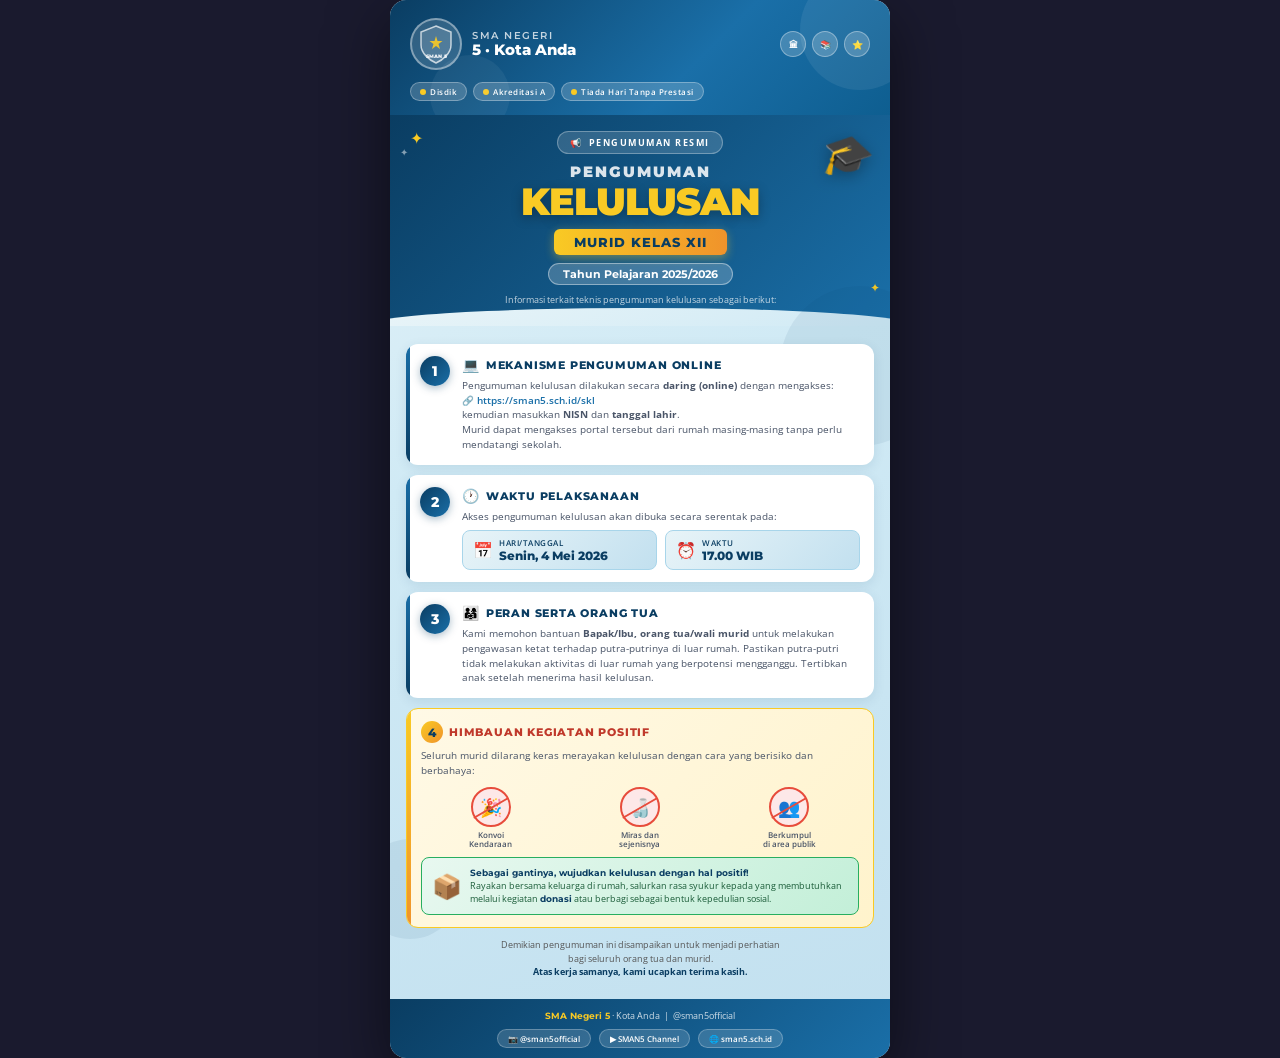
<file: pengumuman_kelulusan_sman5.html>
<!DOCTYPE html>
<html lang="id">
<head>
<meta charset="UTF-8">
<meta name="viewport" content="width=device-width, initial-scale=1.0">
<title>Pengumuman Kelulusan SMAN 5</title>
<link href="https://fonts.googleapis.com/css2?family=Montserrat:wght@400;600;700;800;900&family=Open+Sans:wght@400;600&display=swap" rel="stylesheet">
<style>
  * { margin: 0; padding: 0; box-sizing: border-box; }

  body {
    background: #1a1a2e;
    display: flex;
    justify-content: center;
    align-items: center;
    min-height: 100vh;
    font-family: 'Open Sans', sans-serif;
  }

  .pamphlet {
    width: 500px;
    background: linear-gradient(160deg, #e8f4f8 0%, #d0eaf5 40%, #c2e0ef 100%);
    border-radius: 16px;
    overflow: hidden;
    position: relative;
    box-shadow: 0 20px 60px rgba(0,0,0,0.5);
  }

  /* ── HEADER BAND ── */
  .header-band {
    background: linear-gradient(135deg, #0a3d62 0%, #1a6fa8 60%, #0e5e90 100%);
    padding: 18px 20px 14px;
    position: relative;
    overflow: hidden;
  }
  .header-band::before {
    content: '';
    position: absolute;
    top: -30px; right: -30px;
    width: 120px; height: 120px;
    background: rgba(255,255,255,0.07);
    border-radius: 50%;
  }
  .header-band::after {
    content: '';
    position: absolute;
    bottom: -20px; left: 40px;
    width: 80px; height: 80px;
    background: rgba(255,255,255,0.05);
    border-radius: 50%;
  }

  /* Logo row */
  .logo-row {
    display: flex;
    align-items: center;
    gap: 10px;
    margin-bottom: 12px;
  }
  .logo-circle {
    width: 52px; height: 52px;
    border-radius: 50%;
    background: rgba(255,255,255,0.15);
    border: 2px solid rgba(255,255,255,0.4);
    display: flex;
    align-items: center;
    justify-content: center;
    flex-shrink: 0;
    overflow: hidden;
  }
  /* Transparent SMAN 5 logo placeholder – drawn in SVG */
  .logo-circle svg { width: 42px; height: 42px; }

  .school-name-block { flex: 1; }
  .school-name-block .sekolah { font-family: 'Montserrat', sans-serif; font-size: 10px; font-weight: 600; color: rgba(255,255,255,0.75); letter-spacing: 1.5px; text-transform: uppercase; }
  .school-name-block .nama { font-family: 'Montserrat', sans-serif; font-size: 15px; font-weight: 800; color: #fff; line-height: 1.1; }

  .gov-logos { display: flex; gap: 6px; align-items: center; }
  .gov-dot { width: 26px; height: 26px; border-radius: 50%; background: rgba(255,255,255,0.2); border: 1.5px solid rgba(255,255,255,0.35); display: flex; align-items: center; justify-content: center; font-size: 9px; font-weight: 700; color: #fff; }

  .badge-row { display: flex; gap: 6px; flex-wrap: wrap; margin-top: 2px; }
  .badge { background: rgba(255,255,255,0.18); border: 1px solid rgba(255,255,255,0.3); border-radius: 20px; padding: 3px 9px; font-size: 8px; font-weight: 600; color: #fff; letter-spacing: 0.5px; display: flex; align-items: center; gap: 4px; }
  .badge .dot { width: 6px; height: 6px; border-radius: 50%; background: #f9ca24; }

  /* ── TITLE SECTION ── */
  .title-section {
    background: linear-gradient(135deg, #0a3d62 0%, #1a6fa8 100%);
    padding: 14px 20px 20px;
    text-align: center;
    position: relative;
  }
  .title-section::after {
    content: '';
    position: absolute;
    bottom: 0; left: 0; right: 0;
    height: 18px;
    background: linear-gradient(160deg, #e8f4f8 0%, #d0eaf5 100%);
    clip-path: ellipse(55% 100% at 50% 100%);
  }

  .announce-label {
    display: inline-flex;
    align-items: center;
    gap: 6px;
    background: rgba(255,255,255,0.15);
    border: 1px solid rgba(255,255,255,0.3);
    border-radius: 20px;
    padding: 4px 12px;
    margin-bottom: 8px;
  }
  .announce-label span { font-size: 9px; font-weight: 700; color: #fff; letter-spacing: 1.5px; text-transform: uppercase; }
  .megaphone { font-size: 14px; }

  .title-main { font-family: 'Montserrat', sans-serif; font-weight: 900; font-size: 15px; color: rgba(255,255,255,0.85); letter-spacing: 2px; text-transform: uppercase; margin-bottom: 2px; }
  .title-big { font-family: 'Montserrat', sans-serif; font-weight: 900; font-size: 38px; color: #f9ca24; letter-spacing: -1px; text-transform: uppercase; line-height: 1; text-shadow: 0 3px 12px rgba(0,0,0,0.3); margin-bottom: 8px; }

  .kelas-pill {
    display: inline-block;
    background: linear-gradient(90deg, #f9ca24, #f0932b);
    border-radius: 6px;
    padding: 5px 20px;
    font-family: 'Montserrat', sans-serif;
    font-weight: 800;
    font-size: 13px;
    color: #0a3d62;
    letter-spacing: 1px;
    text-transform: uppercase;
    margin-bottom: 6px;
    box-shadow: 0 3px 10px rgba(249,202,36,0.4);
  }

  .tahun-pill {
    display: inline-block;
    background: rgba(255,255,255,0.2);
    border: 1.5px solid rgba(255,255,255,0.4);
    border-radius: 20px;
    padding: 3px 14px;
    font-family: 'Montserrat', sans-serif;
    font-weight: 700;
    font-size: 11px;
    color: #fff;
    margin-bottom: 4px;
  }

  /* Cap decoration */
  .cap-deco {
    position: absolute;
    top: 10px; right: 16px;
    font-size: 42px;
    filter: drop-shadow(0 4px 8px rgba(0,0,0,0.3));
    transform: rotate(12deg);
  }
  .star-deco { position: absolute; font-size: 16px; }
  .s1 { top: 12px; left: 20px; color: #f9ca24; }
  .s2 { top: 30px; left: 10px; color: rgba(255,255,255,0.5); font-size: 10px; }
  .s3 { bottom: 30px; right: 10px; color: #f9ca24; font-size: 12px; }

  .info-sub { font-size: 9px; color: rgba(255,255,255,0.75); margin-top: 4px; }

  /* ── BODY ── */
  .body { padding: 18px 16px 10px; }

  .step-card {
    background: #fff;
    border-radius: 12px;
    padding: 12px 14px;
    margin-bottom: 10px;
    display: flex;
    gap: 12px;
    align-items: flex-start;
    box-shadow: 0 3px 12px rgba(10,61,98,0.10);
    position: relative;
    overflow: hidden;
  }
  .step-card::before {
    content: '';
    position: absolute;
    top: 0; left: 0;
    width: 4px; height: 100%;
    background: linear-gradient(180deg, #1a6fa8, #0a3d62);
    border-radius: 12px 0 0 12px;
  }

  .step-num {
    width: 30px; height: 30px;
    border-radius: 50%;
    background: linear-gradient(135deg, #0a3d62, #1a6fa8);
    color: #fff;
    font-family: 'Montserrat', sans-serif;
    font-weight: 800;
    font-size: 14px;
    display: flex; align-items: center; justify-content: center;
    flex-shrink: 0;
    box-shadow: 0 2px 8px rgba(10,61,98,0.35);
  }

  .step-content { flex: 1; }
  .step-title {
    font-family: 'Montserrat', sans-serif;
    font-weight: 800;
    font-size: 11px;
    color: #0a3d62;
    text-transform: uppercase;
    letter-spacing: 0.8px;
    margin-bottom: 5px;
    display: flex;
    align-items: center;
    gap: 6px;
  }
  .step-title .icon { font-size: 14px; }

  .step-body { font-size: 9.5px; color: #4a5568; line-height: 1.55; }
  .step-body a, .step-body .link { color: #1a6fa8; font-weight: 600; text-decoration: none; }

  /* time card */
  .time-row {
    display: flex;
    gap: 8px;
    margin-top: 6px;
  }
  .time-chip {
    background: linear-gradient(135deg, #e8f4f8, #c2e0ef);
    border: 1px solid #a8d5ea;
    border-radius: 8px;
    padding: 6px 10px;
    display: flex;
    align-items: center;
    gap: 6px;
    flex: 1;
  }
  .time-chip .ti { font-size: 16px; }
  .time-chip .tl { font-size: 8px; color: #0a3d62; font-weight: 600; text-transform: uppercase; letter-spacing: 0.5px; }
  .time-chip .tv { font-family: 'Montserrat', sans-serif; font-weight: 800; font-size: 12px; color: #0a3d62; }

  /* illustration area */
  .illus { position: absolute; right: 12px; top: 50%; transform: translateY(-50%); font-size: 36px; opacity: 0.15; }

  /* positive activities */
  .warn-card {
    background: linear-gradient(135deg, #fff9e6, #fff3cc);
    border: 1.5px solid #f9ca24;
    border-radius: 12px;
    padding: 12px 14px;
    margin-bottom: 10px;
    position: relative;
    overflow: hidden;
  }
  .warn-card::before {
    content: '';
    position: absolute;
    top: 0; left: 0;
    width: 4px; height: 100%;
    background: linear-gradient(180deg, #f9ca24, #f0932b);
    border-radius: 12px 0 0 12px;
  }
  .warn-title {
    font-family: 'Montserrat', sans-serif;
    font-weight: 800;
    font-size: 11px;
    color: #c0392b;
    text-transform: uppercase;
    letter-spacing: 0.8px;
    margin-bottom: 6px;
    display: flex; align-items: center; gap: 6px;
  }
  .warn-title .num {
    width: 22px; height: 22px;
    background: linear-gradient(135deg, #f9ca24, #f0932b);
    border-radius: 50%;
    display: flex; align-items: center; justify-content: center;
    font-size: 12px; font-weight: 800; color: #0a3d62;
    flex-shrink: 0;
  }
  .prohibit-row { display: flex; gap: 10px; margin: 8px 0; flex-wrap: wrap; }
  .prohibit-item {
    display: flex; flex-direction: column; align-items: center;
    gap: 3px; flex: 1; min-width: 60px;
  }
  .prohibit-circle {
    width: 40px; height: 40px;
    border-radius: 50%;
    background: #fde8e8;
    border: 2px solid #e74c3c;
    display: flex; align-items: center; justify-content: center;
    font-size: 18px;
    position: relative;
  }
  .prohibit-circle::after {
    content: '';
    position: absolute;
    top: 50%; left: -2px; right: -2px;
    height: 2px;
    background: #e74c3c;
    transform: rotate(-30deg);
    border-radius: 2px;
  }
  .prohibit-label { font-size: 8px; color: #4a5568; text-align: center; font-weight: 600; line-height: 1.2; }

  .donate-box {
    background: linear-gradient(135deg, #e8f8f0, #c3efd8);
    border: 1px solid #27ae60;
    border-radius: 8px;
    padding: 8px 10px;
    display: flex;
    align-items: center;
    gap: 8px;
    margin-top: 6px;
  }
  .donate-box .di { font-size: 24px; }
  .donate-box .dt { font-size: 8.5px; color: #1a5c38; line-height: 1.5; }
  .donate-box .dt strong { font-family: 'Montserrat', sans-serif; font-size: 9px; color: #0a3d62; }

  /* footer */
  .footer {
    background: linear-gradient(135deg, #0a3d62, #1a6fa8);
    padding: 10px 16px;
    text-align: center;
  }
  .footer-text { font-size: 8.5px; color: rgba(255,255,255,0.8); line-height: 1.6; }
  .footer-text strong { color: #f9ca24; font-family: 'Montserrat', sans-serif; }
  .social-row { display: flex; gap: 8px; justify-content: center; margin-top: 6px; }
  .social-chip { background: rgba(255,255,255,0.15); border: 1px solid rgba(255,255,255,0.25); border-radius: 20px; padding: 3px 10px; font-size: 8px; color: #fff; font-weight: 600; display: flex; align-items: center; gap: 4px; }

  /* Decorative floating shapes on body bg */
  .body-bg {
    position: relative;
  }
  .bg-shape {
    position: absolute;
    border-radius: 50%;
    opacity: 0.07;
    background: #0a3d62;
    pointer-events: none;
    z-index: 0;
  }
  .step-card, .warn-card { position: relative; z-index: 1; }
</style>
</head>
<body>
<div class="pamphlet">

  <!-- HEADER BAND -->
  <div class="header-band">
    <div class="logo-row">
      <div class="logo-circle">
        <!-- SMAN 5 Logo (transparent SVG placeholder) -->
        <svg viewBox="0 0 42 42" fill="none" xmlns="http://www.w3.org/2000/svg">
          <!-- Shield outline -->
          <path d="M21 3 L36 9 L36 22 C36 30 28 37 21 40 C14 37 6 30 6 22 L6 9 Z" fill="rgba(255,255,255,0.15)" stroke="rgba(255,255,255,0.7)" stroke-width="1.5"/>
          <!-- Star -->
          <path d="M21 13 L22.5 18 L27.5 18 L23.5 21 L25 26 L21 23 L17 26 L18.5 21 L14.5 18 L19.5 18 Z" fill="#f9ca24" opacity="0.9"/>
          <!-- SMAN 5 text -->
          <text x="21" y="35" text-anchor="middle" font-family="Montserrat, sans-serif" font-weight="900" font-size="5" fill="rgba(255,255,255,0.85)">SMAN 5</text>
        </svg>
      </div>
      <div class="school-name-block">
        <div class="sekolah">SMA Negeri</div>
        <div class="nama">5 · Kota Anda</div>
      </div>
      <div class="gov-logos">
        <div class="gov-dot">🏛</div>
        <div class="gov-dot">📚</div>
        <div class="gov-dot">⭐</div>
      </div>
    </div>
    <div class="badge-row">
      <div class="badge"><span class="dot"></span> Disdik</div>
      <div class="badge"><span class="dot"></span> Akreditasi A</div>
      <div class="badge"><span class="dot"></span> Tiada Hari Tanpa Prestasi</div>
    </div>
  </div>

  <!-- TITLE SECTION -->
  <div class="title-section">
    <div class="cap-deco">🎓</div>
    <span class="star-deco s1">✦</span>
    <span class="star-deco s2">✦</span>
    <span class="star-deco s3">✦</span>

    <div class="announce-label">
      <span class="megaphone">📢</span>
      <span>Pengumuman Resmi</span>
    </div>
    <div class="title-main">Pengumuman</div>
    <div class="title-big">KELULUSAN</div>
    <div class="kelas-pill">Murid Kelas XII</div><br>
    <div class="tahun-pill">Tahun Pelajaran 2025/2026</div>
    <div class="info-sub">Informasi terkait teknis pengumuman kelulusan sebagai berikut:</div>
  </div>

  <!-- BODY -->
  <div class="body body-bg">
    <div class="bg-shape" style="width:160px;height:160px;top:-40px;right:-50px;"></div>
    <div class="bg-shape" style="width:100px;height:100px;bottom:60px;left:-30px;"></div>

    <!-- Step 1 -->
    <div class="step-card">
      <div class="step-num">1</div>
      <div class="step-content">
        <div class="step-title"><span class="icon">💻</span> Mekanisme Pengumuman Online</div>
        <div class="step-body">
          Pengumuman kelulusan dilakukan secara <strong>daring (online)</strong> dengan mengakses:<br>
          <span class="link">🔗 https://sman5.sch.id/skl</span><br>
          kemudian masukkan <strong>NISN</strong> dan <strong>tanggal lahir</strong>.<br>
          Murid dapat mengakses portal tersebut dari rumah masing-masing tanpa perlu mendatangi sekolah.
        </div>
      </div>
    </div>

    <!-- Step 2 -->
    <div class="step-card">
      <div class="step-num">2</div>
      <div class="step-content">
        <div class="step-title"><span class="icon">🕐</span> Waktu Pelaksanaan</div>
        <div class="step-body">Akses pengumuman kelulusan akan dibuka secara serentak pada:</div>
        <div class="time-row">
          <div class="time-chip">
            <span class="ti">📅</span>
            <div>
              <div class="tl">Hari/Tanggal</div>
              <div class="tv">Senin, 4 Mei 2026</div>
            </div>
          </div>
          <div class="time-chip">
            <span class="ti">⏰</span>
            <div>
              <div class="tl">Waktu</div>
              <div class="tv">17.00 WIB</div>
            </div>
          </div>
        </div>
      </div>
    </div>

    <!-- Step 3 -->
    <div class="step-card">
      <div class="step-num">3</div>
      <div class="step-content">
        <div class="step-title"><span class="icon">👨‍👩‍👧</span> Peran Serta Orang Tua</div>
        <div class="step-body">
          Kami memohon bantuan <strong>Bapak/Ibu, orang tua/wali murid</strong> untuk melakukan pengawasan ketat terhadap putra-putrinya di luar rumah. Pastikan putra-putri tidak melakukan aktivitas di luar rumah yang berpotensi mengganggu. Tertibkan anak setelah menerima hasil kelulusan.
        </div>
      </div>
    </div>

    <!-- Step 4 – Warn -->
    <div class="warn-card">
      <div class="warn-title">
        <span class="num">4</span>
        Himbauan Kegiatan Positif
      </div>
      <div class="step-body" style="color:#4a5568; margin-bottom:8px;">
        Seluruh murid dilarang keras merayakan kelulusan dengan cara yang berisiko dan berbahaya:
      </div>
      <div class="prohibit-row">
        <div class="prohibit-item">
          <div class="prohibit-circle">🎉</div>
          <div class="prohibit-label">Konvoi<br>Kendaraan</div>
        </div>
        <div class="prohibit-item">
          <div class="prohibit-circle">🍶</div>
          <div class="prohibit-label">Miras dan<br>sejenisnya</div>
        </div>
        <div class="prohibit-item">
          <div class="prohibit-circle">👥</div>
          <div class="prohibit-label">Berkumpul<br>di area publik</div>
        </div>
      </div>
      <div class="donate-box">
        <span class="di">📦</span>
        <div class="dt">
          <strong>Sebagai gantinya, wujudkan kelulusan dengan hal positif!</strong><br>
          Rayakan bersama keluarga di rumah, salurkan rasa syukur kepada yang membutuhkan melalui kegiatan <strong>donasi</strong> atau berbagi sebagai bentuk kepedulian sosial.
        </div>
      </div>
    </div>

    <div style="font-size:8.5px; color:#555; text-align:center; margin: 6px 0 10px; line-height:1.6;">
      Demikian pengumuman ini disampaikan untuk menjadi perhatian<br>
      bagi seluruh orang tua dan murid.<br>
      <strong style="color:#0a3d62;">Atas kerja samanya, kami ucapkan terima kasih.</strong>
    </div>
  </div>

  <!-- FOOTER -->
  <div class="footer">
    <div class="footer-text">
      <strong>SMA Negeri 5</strong> · Kota Anda &nbsp;|&nbsp; @sman5official
    </div>
    <div class="social-row">
      <div class="social-chip">📷 @sman5official</div>
      <div class="social-chip">▶ SMAN5 Channel</div>
      <div class="social-chip">🌐 sman5.sch.id</div>
    </div>
  </div>

</div>
</body>
</html>
</file>
